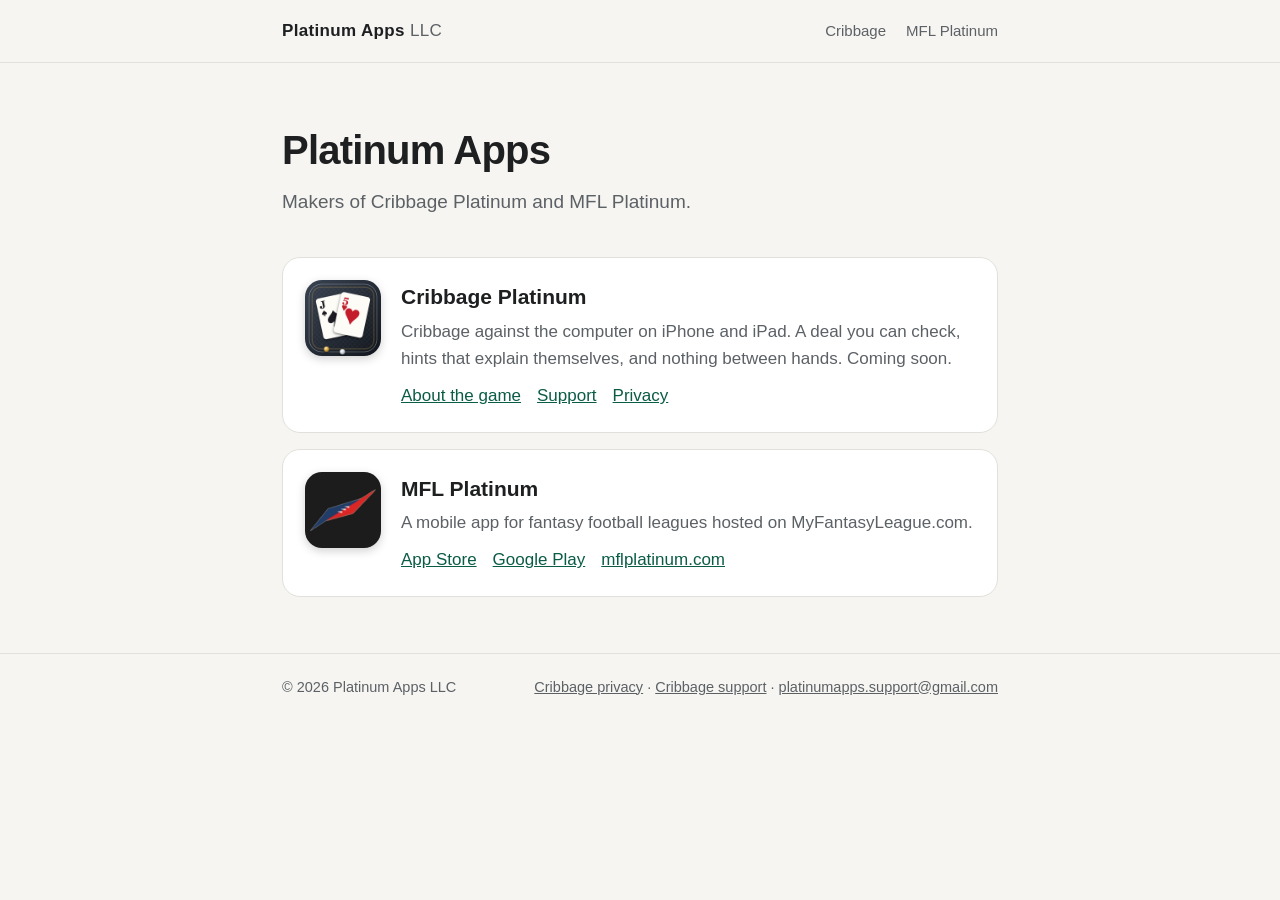
<file: index.html>
<!doctype html>
<html lang="en">
<head>
<meta charset="utf-8">
<meta name="viewport" content="width=device-width, initial-scale=1">
<title>Platinum Apps</title>
<meta name="description" content="Platinum Apps LLC makes Cribbage Platinum and MFL Platinum for iPhone, iPad and Android.">
<link rel="stylesheet" href="styles.css">
<link rel="icon" href="assets/cribbage-icon.png">
</head>
<body>
<header class="top"><div class="wrap">
  <a class="brand" href="index.html">Platinum Apps <span>LLC</span></a>
  <nav><a href="cribbage/index.html">Cribbage</a><a href="https://mflplatinum.com">MFL Platinum</a></nav>
</div></header>
<main class="wrap">
  <section class="hero">
    <h1>Platinum Apps</h1>
    <p>Makers of Cribbage Platinum and MFL Platinum.</p>
  </section>
  <section class="apps">
    <article class="app">
      <img class="icon small" src="assets/cribbage-icon.png" alt="">
      <div>
        <h2>Cribbage Platinum</h2>
        <p>Cribbage against the computer on iPhone and iPad. A deal you can check, hints that explain themselves, and nothing between hands. Coming soon.</p>
        <div class="links"><a href="cribbage/index.html">About the game</a><a href="cribbage/support.html">Support</a><a href="cribbage/privacy.html">Privacy</a></div>
      </div>
    </article>
    <article class="app">
      <span class="icon small mfl" role="img" aria-label=""></span>
      <div>
        <h2>MFL Platinum</h2>
        <p>A mobile app for fantasy football leagues hosted on MyFantasyLeague.com.</p>
        <div class="links"><a href="https://apps.apple.com/us/app/id452910130">App Store</a><a href="https://play.google.com/store/apps/details?id=com.MFLPlatinum.MFLPlatinum">Google Play</a><a href="https://mflplatinum.com">mflplatinum.com</a></div>
      </div>
    </article>
  </section>
</main>
<footer><div class="wrap">
  <span>© 2026 Platinum Apps LLC</span>
  <span><a href="cribbage/privacy.html">Cribbage privacy</a> · <a href="cribbage/support.html">Cribbage support</a> · <a href="mailto:platinumapps.support@gmail.com">platinumapps.support@gmail.com</a></span>
</div></footer>
</body>
</html>
</file>
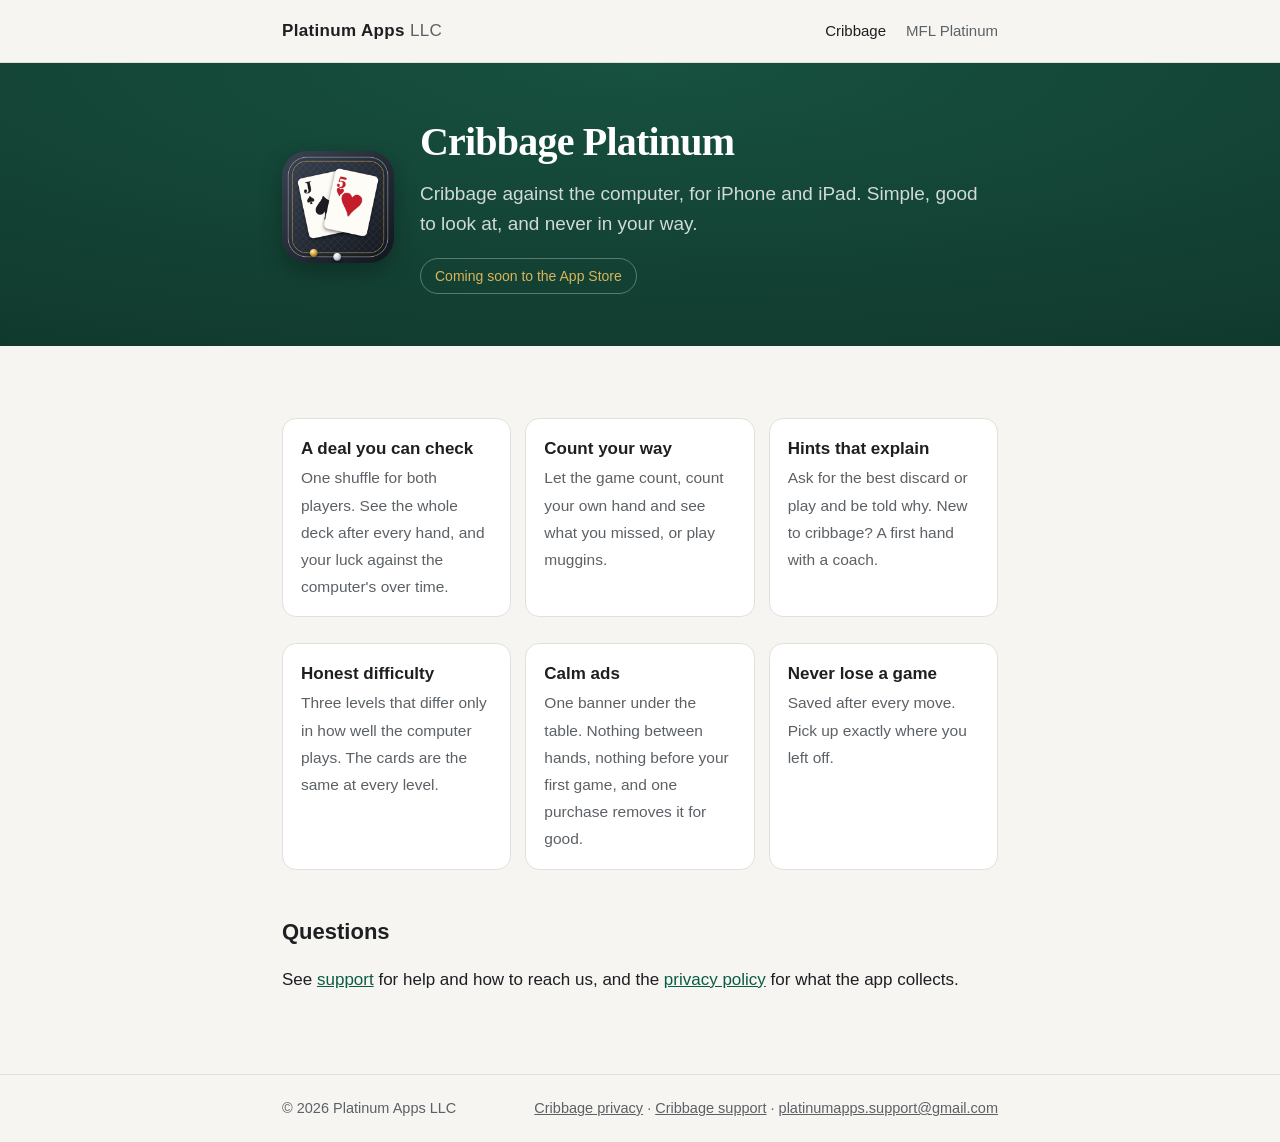
<file: cribbage/index.html>
<!doctype html>
<html lang="en">
<head>
<meta charset="utf-8">
<meta name="viewport" content="width=device-width, initial-scale=1">
<title>Cribbage Platinum</title>
<meta name="description" content="Cribbage against the computer for iPhone and iPad: a deal you can check, hints that explain themselves, and one quiet banner you can remove.">
<link rel="stylesheet" href="../styles.css">
<link rel="icon" href="../assets/cribbage-icon.png">
</head>
<body>
<header class="top"><div class="wrap">
  <a class="brand" href="../index.html">Platinum Apps <span>LLC</span></a>
  <nav><a href="../cribbage/index.html" aria-current="page">Cribbage</a><a href="https://mflplatinum.com">MFL Platinum</a></nav>
</div></header>
<div class="felt"><div class="wrap">
  <section class="hero">
    <img class="icon" src="../assets/cribbage-icon.png" alt="Cribbage Platinum icon">
    <div>
      <h1>Cribbage Platinum</h1>
      <p>Cribbage against the computer, for iPhone and iPad. Simple, good to look at, and never in your way.</p>
      <span class="note">Coming soon to the App Store</span>
    </div>
  </section>
</div></div>
<main class="wrap text">
  <ul class="points">
    <li><strong>A deal you can check</strong><span>One shuffle for both players. See the whole deck after every hand, and your luck against the computer's over time.</span></li>
    <li><strong>Count your way</strong><span>Let the game count, count your own hand and see what you missed, or play muggins.</span></li>
    <li><strong>Hints that explain</strong><span>Ask for the best discard or play and be told why. New to cribbage? A first hand with a coach.</span></li>
    <li><strong>Honest difficulty</strong><span>Three levels that differ only in how well the computer plays. The cards are the same at every level.</span></li>
    <li><strong>Calm ads</strong><span>One banner under the table. Nothing between hands, nothing before your first game, and one purchase removes it for good.</span></li>
    <li><strong>Never lose a game</strong><span>Saved after every move. Pick up exactly where you left off.</span></li>
  </ul>
  <h2>Questions</h2>
  <p>See <a href="support.html">support</a> for help and how to reach us, and the <a href="privacy.html">privacy policy</a> for what the app collects.</p>
</main>
<footer><div class="wrap">
  <span>© 2026 Platinum Apps LLC</span>
  <span><a href="../cribbage/privacy.html">Cribbage privacy</a> · <a href="../cribbage/support.html">Cribbage support</a> · <a href="mailto:platinumapps.support@gmail.com">platinumapps.support@gmail.com</a></span>
</div></footer>
</body>
</html>
</file>
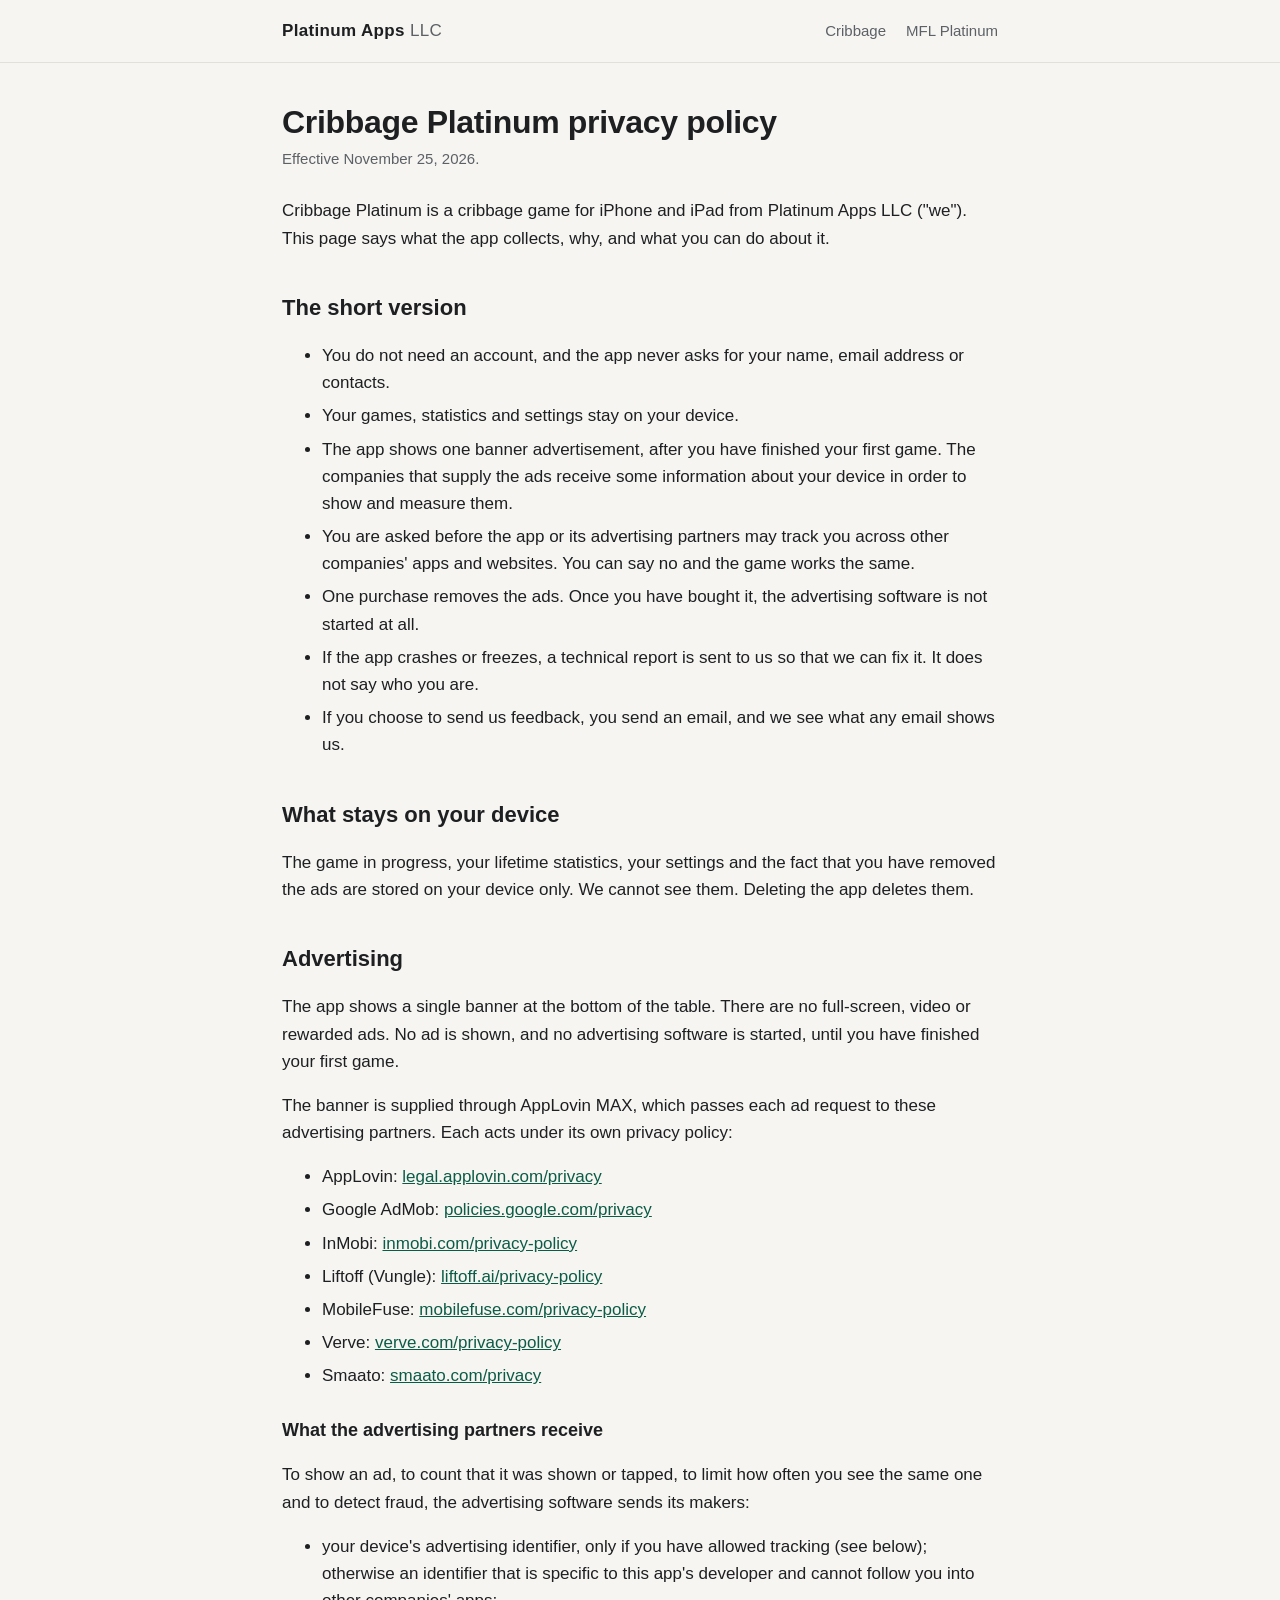
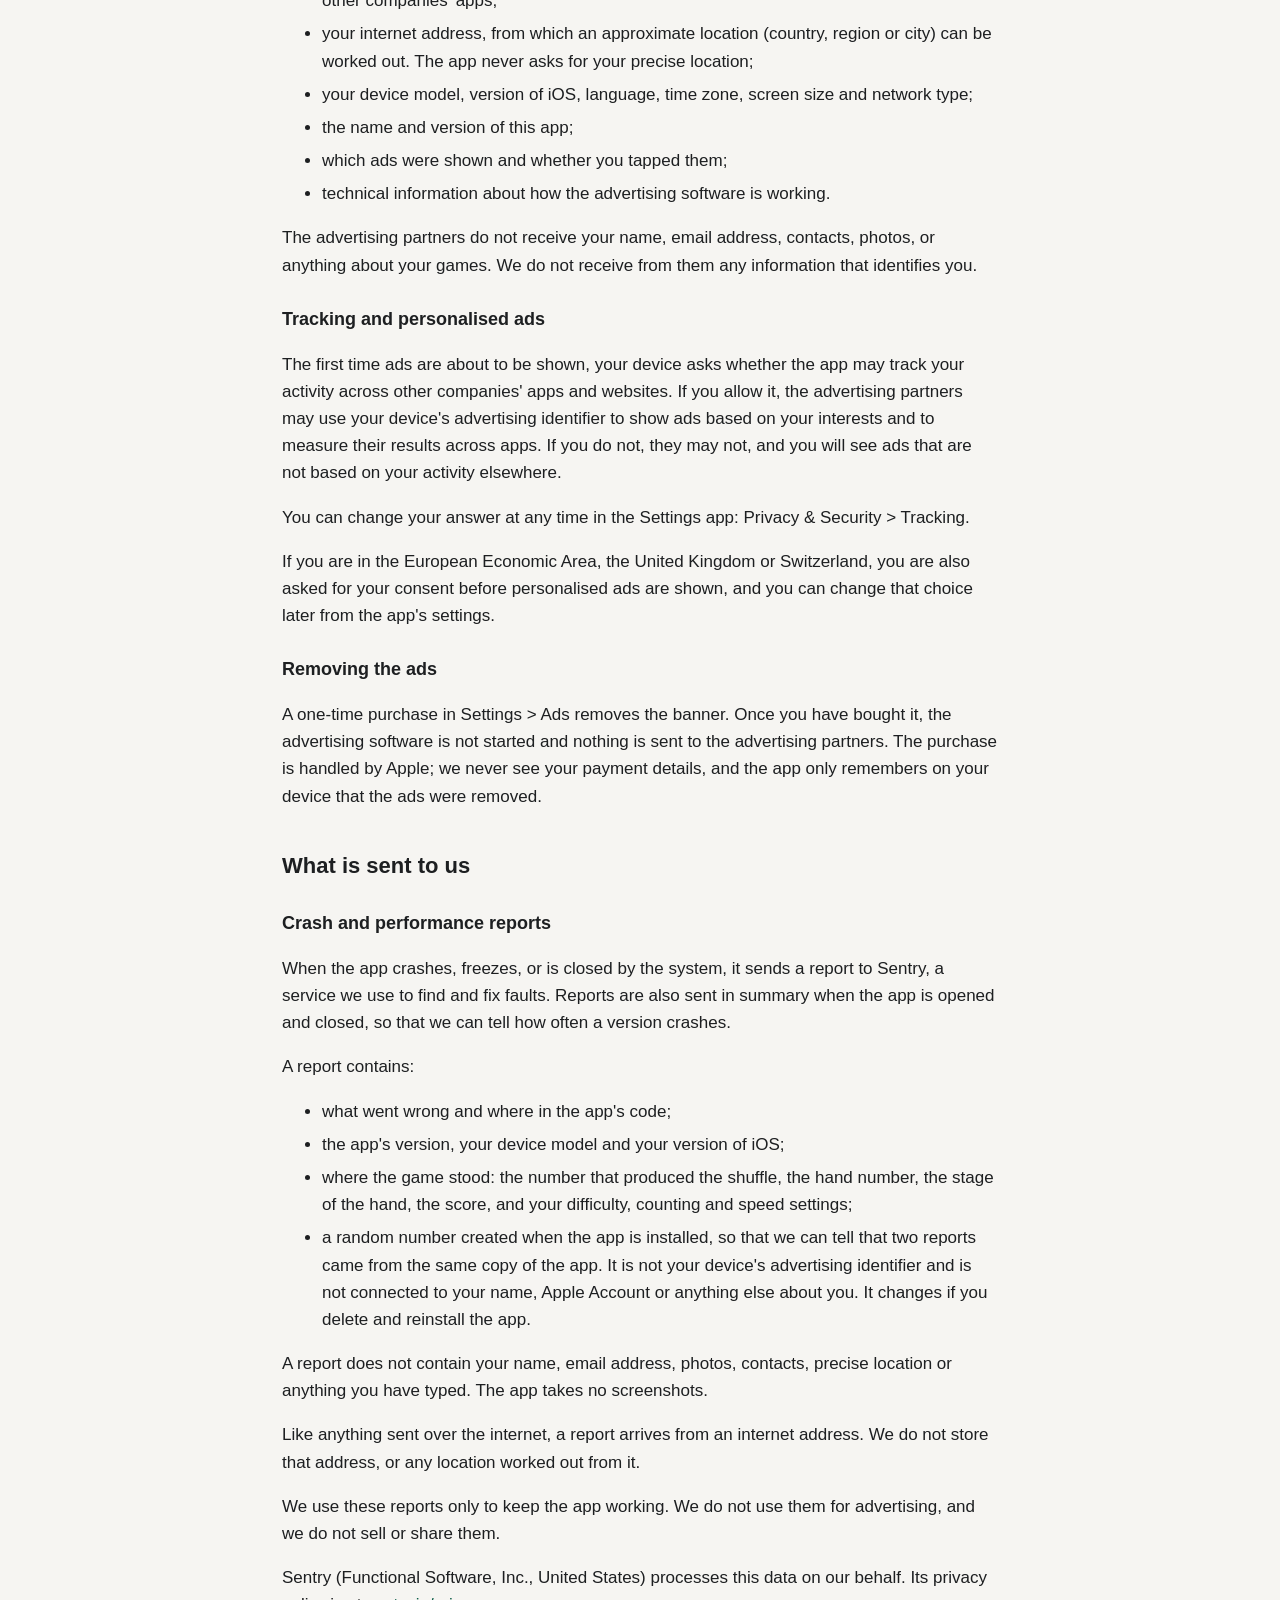
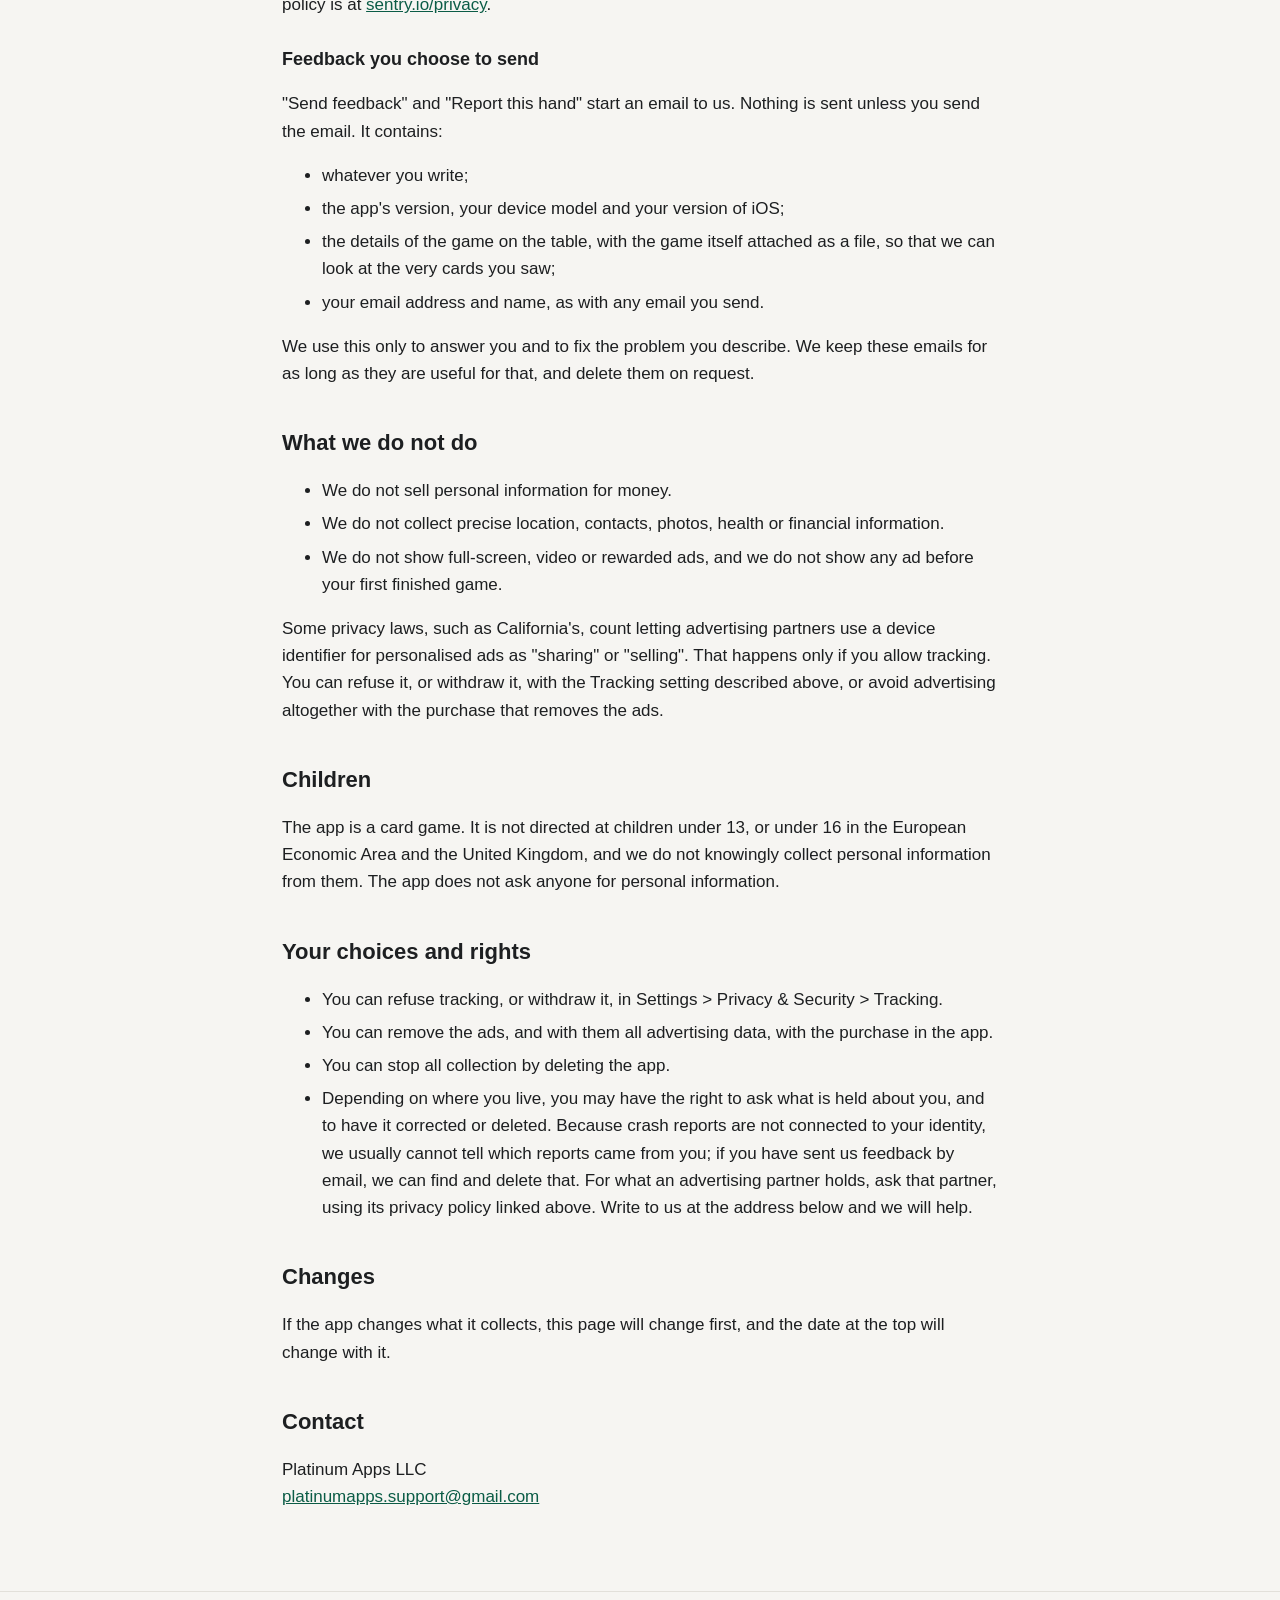
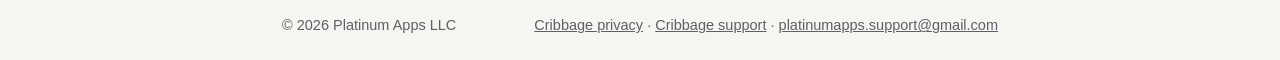
<file: cribbage/privacy.html>
<!doctype html>
<html lang="en">
<head>
<meta charset="utf-8">
<meta name="viewport" content="width=device-width, initial-scale=1">
<title>Cribbage Platinum privacy policy</title>
<meta name="description" content="What Cribbage Platinum collects, why, and your choices.">
<link rel="stylesheet" href="../styles.css">
<link rel="icon" href="../assets/cribbage-icon.png">
</head>
<body>
<header class="top"><div class="wrap">
  <a class="brand" href="../index.html">Platinum Apps <span>LLC</span></a>
  <nav><a href="../cribbage/index.html">Cribbage</a><a href="https://mflplatinum.com">MFL Platinum</a></nav>
</div></header>
<main class="wrap text">
  <h1>Cribbage Platinum privacy policy</h1>
  <p class="dated">Effective November 25, 2026.</p>

  <p>Cribbage Platinum is a cribbage game for iPhone and iPad from Platinum Apps LLC ("we"). This page says what the app collects, why, and what you can do about it.</p>

  <h2>The short version</h2>
  <ul>
    <li>You do not need an account, and the app never asks for your name, email address or contacts.</li>
    <li>Your games, statistics and settings stay on your device.</li>
    <li>The app shows one banner advertisement, after you have finished your first game. The companies that supply the ads receive some information about your device in order to show and measure them.</li>
    <li>You are asked before the app or its advertising partners may track you across other companies' apps and websites. You can say no and the game works the same.</li>
    <li>One purchase removes the ads. Once you have bought it, the advertising software is not started at all.</li>
    <li>If the app crashes or freezes, a technical report is sent to us so that we can fix it. It does not say who you are.</li>
    <li>If you choose to send us feedback, you send an email, and we see what any email shows us.</li>
  </ul>

  <h2>What stays on your device</h2>
  <p>The game in progress, your lifetime statistics, your settings and the fact that you have removed the ads are stored on your device only. We cannot see them. Deleting the app deletes them.</p>

  <h2>Advertising</h2>
  <p>The app shows a single banner at the bottom of the table. There are no full-screen, video or rewarded ads. No ad is shown, and no advertising software is started, until you have finished your first game.</p>
  <p>The banner is supplied through AppLovin MAX, which passes each ad request to these advertising partners. Each acts under its own privacy policy:</p>
  <ul>
    <li>AppLovin: <a href="https://legal.applovin.com/privacy/">legal.applovin.com/privacy</a></li>
    <li>Google AdMob: <a href="https://policies.google.com/privacy">policies.google.com/privacy</a></li>
    <li>InMobi: <a href="https://www.inmobi.com/privacy-policy">inmobi.com/privacy-policy</a></li>
    <li>Liftoff (Vungle): <a href="https://liftoff.ai/privacy-policy/">liftoff.ai/privacy-policy</a></li>
    <li>MobileFuse: <a href="https://mobilefuse.com/privacy-policy/">mobilefuse.com/privacy-policy</a></li>
    <li>Verve: <a href="https://verve.com/privacy-policy/">verve.com/privacy-policy</a></li>
    <li>Smaato: <a href="https://www.smaato.com/privacy/">smaato.com/privacy</a></li>
  </ul>

  <h3>What the advertising partners receive</h3>
  <p>To show an ad, to count that it was shown or tapped, to limit how often you see the same one and to detect fraud, the advertising software sends its makers:</p>
  <ul>
    <li>your device's advertising identifier, only if you have allowed tracking (see below); otherwise an identifier that is specific to this app's developer and cannot follow you into other companies' apps;</li>
    <li>your internet address, from which an approximate location (country, region or city) can be worked out. The app never asks for your precise location;</li>
    <li>your device model, version of iOS, language, time zone, screen size and network type;</li>
    <li>the name and version of this app;</li>
    <li>which ads were shown and whether you tapped them;</li>
    <li>technical information about how the advertising software is working.</li>
  </ul>
  <p>The advertising partners do not receive your name, email address, contacts, photos, or anything about your games. We do not receive from them any information that identifies you.</p>

  <h3>Tracking and personalised ads</h3>
  <p>The first time ads are about to be shown, your device asks whether the app may track your activity across other companies' apps and websites. If you allow it, the advertising partners may use your device's advertising identifier to show ads based on your interests and to measure their results across apps. If you do not, they may not, and you will see ads that are not based on your activity elsewhere.</p>
  <p>You can change your answer at any time in the Settings app: Privacy &amp; Security &gt; Tracking.</p>
  <p>If you are in the European Economic Area, the United Kingdom or Switzerland, you are also asked for your consent before personalised ads are shown, and you can change that choice later from the app's settings.</p>

  <h3>Removing the ads</h3>
  <p>A one-time purchase in Settings &gt; Ads removes the banner. Once you have bought it, the advertising software is not started and nothing is sent to the advertising partners. The purchase is handled by Apple; we never see your payment details, and the app only remembers on your device that the ads were removed.</p>

  <h2>What is sent to us</h2>

  <h3>Crash and performance reports</h3>
  <p>When the app crashes, freezes, or is closed by the system, it sends a report to Sentry, a service we use to find and fix faults. Reports are also sent in summary when the app is opened and closed, so that we can tell how often a version crashes.</p>
  <p>A report contains:</p>
  <ul>
    <li>what went wrong and where in the app's code;</li>
    <li>the app's version, your device model and your version of iOS;</li>
    <li>where the game stood: the number that produced the shuffle, the hand number, the stage of the hand, the score, and your difficulty, counting and speed settings;</li>
    <li>a random number created when the app is installed, so that we can tell that two reports came from the same copy of the app. It is not your device's advertising identifier and is not connected to your name, Apple Account or anything else about you. It changes if you delete and reinstall the app.</li>
  </ul>
  <p>A report does not contain your name, email address, photos, contacts, precise location or anything you have typed. The app takes no screenshots.</p>
  <p>Like anything sent over the internet, a report arrives from an internet address. We do not store that address, or any location worked out from it.</p>
  <p>We use these reports only to keep the app working. We do not use them for advertising, and we do not sell or share them.</p>
  <p>Sentry (Functional Software, Inc., United States) processes this data on our behalf. Its privacy policy is at <a href="https://sentry.io/privacy/">sentry.io/privacy</a>.</p>

  <h3>Feedback you choose to send</h3>
  <p>"Send feedback" and "Report this hand" start an email to us. Nothing is sent unless you send the email. It contains:</p>
  <ul>
    <li>whatever you write;</li>
    <li>the app's version, your device model and your version of iOS;</li>
    <li>the details of the game on the table, with the game itself attached as a file, so that we can look at the very cards you saw;</li>
    <li>your email address and name, as with any email you send.</li>
  </ul>
  <p>We use this only to answer you and to fix the problem you describe. We keep these emails for as long as they are useful for that, and delete them on request.</p>

  <h2>What we do not do</h2>
  <ul>
    <li>We do not sell personal information for money.</li>
    <li>We do not collect precise location, contacts, photos, health or financial information.</li>
    <li>We do not show full-screen, video or rewarded ads, and we do not show any ad before your first finished game.</li>
  </ul>
  <p>Some privacy laws, such as California's, count letting advertising partners use a device identifier for personalised ads as "sharing" or "selling". That happens only if you allow tracking. You can refuse it, or withdraw it, with the Tracking setting described above, or avoid advertising altogether with the purchase that removes the ads.</p>

  <h2>Children</h2>
  <p>The app is a card game. It is not directed at children under 13, or under 16 in the European Economic Area and the United Kingdom, and we do not knowingly collect personal information from them. The app does not ask anyone for personal information.</p>

  <h2>Your choices and rights</h2>
  <ul>
    <li>You can refuse tracking, or withdraw it, in Settings &gt; Privacy &amp; Security &gt; Tracking.</li>
    <li>You can remove the ads, and with them all advertising data, with the purchase in the app.</li>
    <li>You can stop all collection by deleting the app.</li>
    <li>Depending on where you live, you may have the right to ask what is held about you, and to have it corrected or deleted. Because crash reports are not connected to your identity, we usually cannot tell which reports came from you; if you have sent us feedback by email, we can find and delete that. For what an advertising partner holds, ask that partner, using its privacy policy linked above. Write to us at the address below and we will help.</li>
  </ul>

  <h2>Changes</h2>
  <p>If the app changes what it collects, this page will change first, and the date at the top will change with it.</p>

  <h2>Contact</h2>
  <p>Platinum Apps LLC<br><a href="mailto:platinumapps.support@gmail.com">platinumapps.support@gmail.com</a></p>
</main>
<footer><div class="wrap">
  <span>© 2026 Platinum Apps LLC</span>
  <span><a href="../cribbage/privacy.html">Cribbage privacy</a> · <a href="../cribbage/support.html">Cribbage support</a> · <a href="mailto:platinumapps.support@gmail.com">platinumapps.support@gmail.com</a></span>
</div></footer>
</body>
</html>
</file>
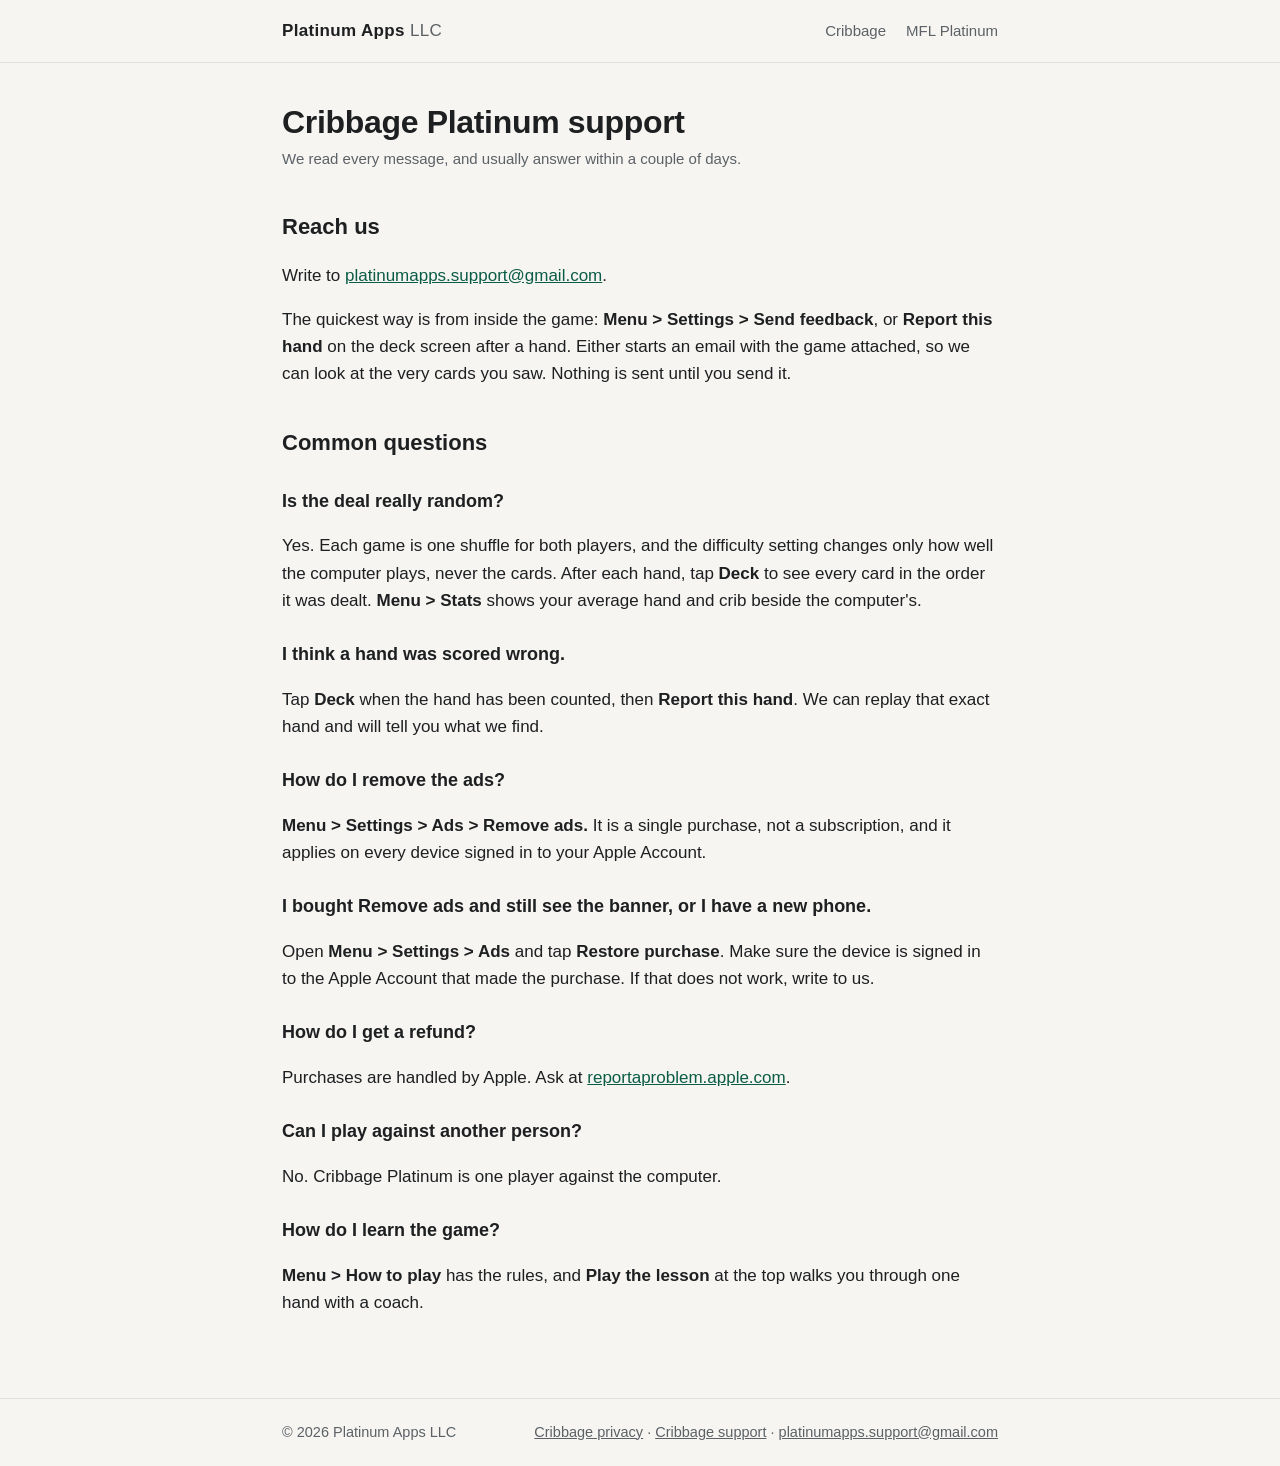
<file: cribbage/support.html>
<!doctype html>
<html lang="en">
<head>
<meta charset="utf-8">
<meta name="viewport" content="width=device-width, initial-scale=1">
<title>Cribbage Platinum support</title>
<meta name="description" content="Help with Cribbage Platinum and how to reach Platinum Apps.">
<link rel="stylesheet" href="../styles.css">
<link rel="icon" href="../assets/cribbage-icon.png">
</head>
<body>
<header class="top"><div class="wrap">
  <a class="brand" href="../index.html">Platinum Apps <span>LLC</span></a>
  <nav><a href="../cribbage/index.html">Cribbage</a><a href="https://mflplatinum.com">MFL Platinum</a></nav>
</div></header>
<main class="wrap text">
  <h1>Cribbage Platinum support</h1>
  <p class="dated">We read every message, and usually answer within a couple of days.</p>

  <h2>Reach us</h2>
  <p>Write to <a href="mailto:platinumapps.support@gmail.com">platinumapps.support@gmail.com</a>.</p>
  <p>The quickest way is from inside the game: <strong>Menu &gt; Settings &gt; Send feedback</strong>, or <strong>Report this hand</strong> on the deck screen after a hand. Either starts an email with the game attached, so we can look at the very cards you saw. Nothing is sent until you send it.</p>

  <h2>Common questions</h2>

  <h3>Is the deal really random?</h3>
  <p>Yes. Each game is one shuffle for both players, and the difficulty setting changes only how well the computer plays, never the cards. After each hand, tap <strong>Deck</strong> to see every card in the order it was dealt. <strong>Menu &gt; Stats</strong> shows your average hand and crib beside the computer's.</p>

  <h3>I think a hand was scored wrong.</h3>
  <p>Tap <strong>Deck</strong> when the hand has been counted, then <strong>Report this hand</strong>. We can replay that exact hand and will tell you what we find.</p>

  <h3>How do I remove the ads?</h3>
  <p><strong>Menu &gt; Settings &gt; Ads &gt; Remove ads.</strong> It is a single purchase, not a subscription, and it applies on every device signed in to your Apple Account.</p>

  <h3>I bought Remove ads and still see the banner, or I have a new phone.</h3>
  <p>Open <strong>Menu &gt; Settings &gt; Ads</strong> and tap <strong>Restore purchase</strong>. Make sure the device is signed in to the Apple Account that made the purchase. If that does not work, write to us.</p>

  <h3>How do I get a refund?</h3>
  <p>Purchases are handled by Apple. Ask at <a href="https://reportaproblem.apple.com">reportaproblem.apple.com</a>.</p>

  <h3>Can I play against another person?</h3>
  <p>No. Cribbage Platinum is one player against the computer.</p>

  <h3>How do I learn the game?</h3>
  <p><strong>Menu &gt; How to play</strong> has the rules, and <strong>Play the lesson</strong> at the top walks you through one hand with a coach.</p>
</main>
<footer><div class="wrap">
  <span>© 2026 Platinum Apps LLC</span>
  <span><a href="../cribbage/privacy.html">Cribbage privacy</a> · <a href="../cribbage/support.html">Cribbage support</a> · <a href="mailto:platinumapps.support@gmail.com">platinumapps.support@gmail.com</a></span>
</div></footer>
</body>
</html>
</file>
<file: styles.css>
/* Platinum Apps: one stylesheet, no scripts. Light and dark follow the reader's device. */
:root {
  --page: #f6f5f2;
  --card: #ffffff;
  --ink: #1d1f21;
  --soft: #5c6166;
  --line: #e2e0da;
  --link: #0b5c46;
  --felt: #17513f;
  --felt-deep: #0f3429;
  --gold: #d9b45a;
}
@media (prefers-color-scheme: dark) {
  :root {
    --page: #121413;
    --card: #1b1e1d;
    --ink: #eceeed;
    --soft: #a3a9a6;
    --line: #2b302e;
    --link: #7fd1b4;
  }
}
* { box-sizing: border-box; }
html { -webkit-text-size-adjust: 100%; }
body {
  margin: 0;
  background: var(--page);
  color: var(--ink);
  font: 17px/1.6 -apple-system, BlinkMacSystemFont, "Segoe UI", Roboto, Helvetica, Arial, sans-serif;
}
a { color: var(--link); }
.wrap { max-width: 760px; margin: 0 auto; padding: 0 22px; }

.top { border-bottom: 1px solid var(--line); }
.top .wrap { display: flex; align-items: center; justify-content: space-between; height: 62px; }
.brand { font-weight: 700; letter-spacing: 0.02em; color: var(--ink); text-decoration: none; }
.brand span { color: var(--soft); font-weight: 500; }
.top nav a { margin-left: 20px; color: var(--soft); text-decoration: none; font-size: 15px; }
.top nav a:hover, .top nav a[aria-current] { color: var(--ink); }

.hero { padding: 64px 0 28px; }
.hero h1 { font-size: 40px; line-height: 1.15; margin: 0 0 14px; letter-spacing: -0.02em; }
.hero p { font-size: 19px; color: var(--soft); margin: 0; max-width: 34em; }

.felt {
  background: radial-gradient(120% 140% at 50% 0%, var(--felt) 0%, var(--felt-deep) 100%);
  color: #fff;
}
.felt .hero { padding: 56px 0 52px; display: flex; gap: 26px; align-items: center; }
.felt .hero p { color: rgba(255, 255, 255, 0.8); }
.felt .hero h1 { font-family: Georgia, "Times New Roman", serif; }
.note { display: inline-block; margin-top: 18px; padding: 6px 14px; border-radius: 999px;
  border: 1px solid rgba(255, 255, 255, 0.3); font-size: 14px; color: var(--gold); }

.icon { width: 112px; height: 112px; border-radius: 25px; flex: none; display: block;
  box-shadow: 0 8px 22px rgba(0, 0, 0, 0.28); }
.icon.small { width: 76px; height: 76px; border-radius: 17px; box-shadow: 0 3px 10px rgba(0, 0, 0, 0.18); }
.icon.mfl { background: #1c1c1c url(assets/mfl-icon-fg.png) center / 100% no-repeat; }

.apps { display: grid; gap: 16px; padding: 12px 0 56px; }
.app { display: flex; gap: 20px; align-items: flex-start; background: var(--card);
  border: 1px solid var(--line); border-radius: 18px; padding: 22px; }
.app h2 { margin: 0 0 4px; font-size: 21px; }
.app p { margin: 0 0 10px; color: var(--soft); }
.links a { margin-right: 16px; white-space: nowrap; }

main.text { padding-top: 40px; padding-bottom: 64px; }
main.text h1 { font-size: 32px; line-height: 1.2; margin: 0 0 6px; letter-spacing: -0.01em; }
main.text h2 { font-size: 22px; margin: 38px 0 8px; }
main.text h3 { font-size: 18px; margin: 26px 0 6px; }
main.text li { margin: 6px 0; }
.dated { color: var(--soft); font-size: 15px; margin: 0 0 26px; }
.points { display: grid; gap: 14px; grid-template-columns: repeat(auto-fit, minmax(210px, 1fr)); padding: 0; margin: 26px 0 0; list-style: none; }
.points li { background: var(--card); border: 1px solid var(--line); border-radius: 14px; padding: 16px 18px; margin: 0; }
.points strong { display: block; margin-bottom: 2px; }
.points span { color: var(--soft); font-size: 15.5px; }

footer { border-top: 1px solid var(--line); color: var(--soft); font-size: 14.5px; }
footer .wrap { padding: 22px; display: flex; flex-wrap: wrap; gap: 6px 20px; justify-content: space-between; }
footer a { color: var(--soft); }

@media (max-width: 560px) {
  .hero h1 { font-size: 32px; }
  .felt .hero { flex-direction: column; align-items: flex-start; }
  .app { flex-direction: column; }
}
</file>
